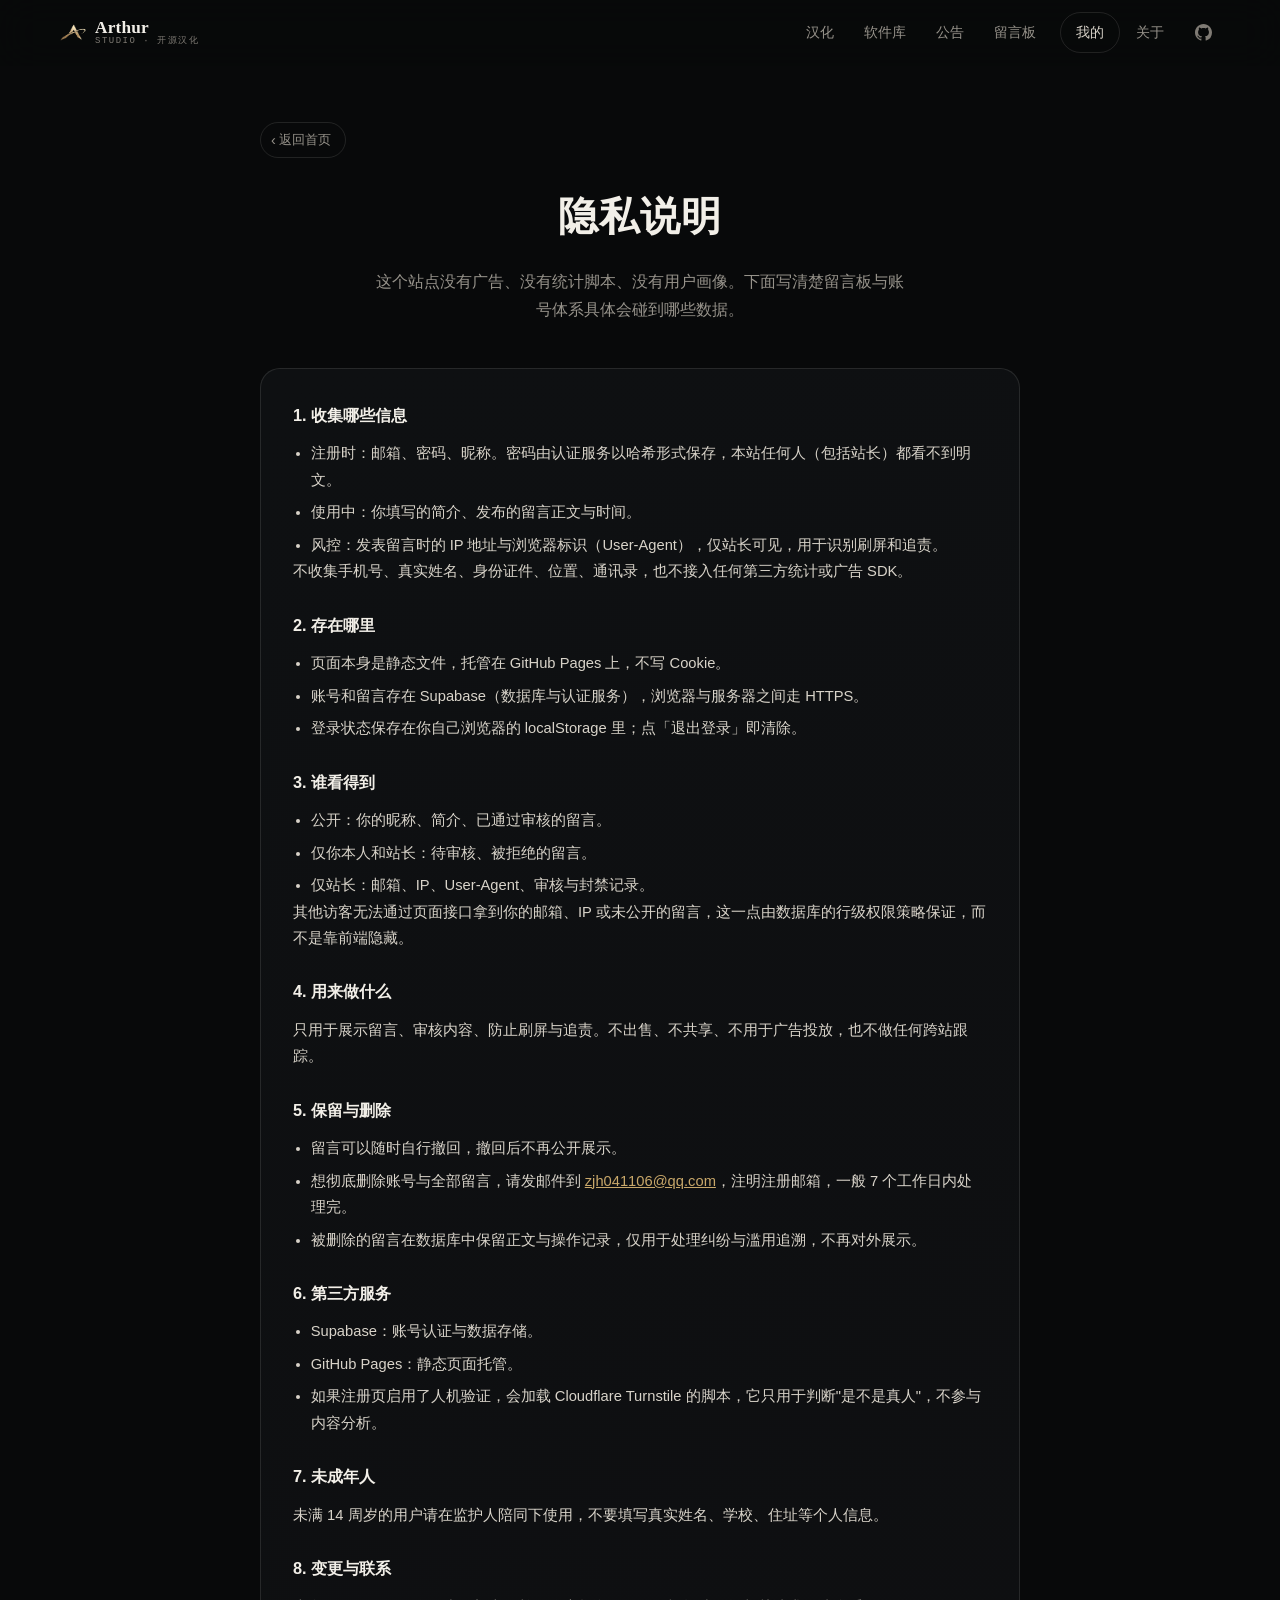
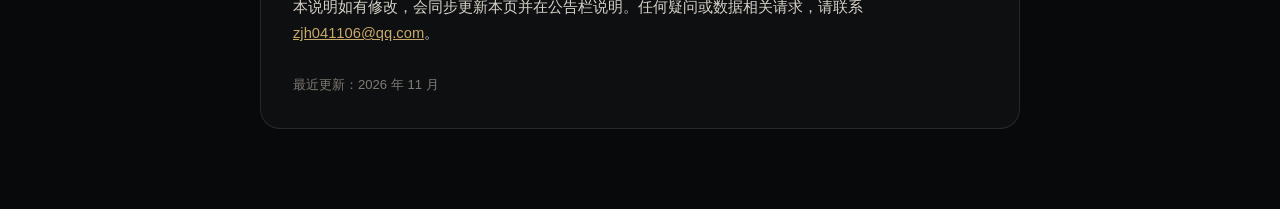
<file: privacy.html>
<!DOCTYPE html>
<html lang="zh-CN">
<head>
  <meta charset="UTF-8">
  <meta name="viewport" content="width=device-width, initial-scale=1.0">
  <title>Arthur 工作室 - 隐私说明</title>
  <meta name="description" content="Arthur 工作室留言板与账号体系收集哪些信息、存在哪里、如何删除。">
  <meta name="theme-color" content="#08090a">
  <link rel="icon" href="logo-mark.png">
  <link rel="stylesheet" href="subpage.css">
  <link rel="stylesheet" href="guestbook.css">
</head>

<body>

  <nav class="globalnav" id="globalnav" aria-label="主导航">
    <div class="nav-inner">
      <a class="nav-brand" href="index.html" aria-label="Arthur 工作室首页">
        <img src="logo-mark.png" alt="" width="25" height="25">
        <span class="nav-brand-name">
          <strong>Arthur</strong>
          <small>Studio · 开源汉化</small>
        </span>
      </a>

      <div class="nav-links">
        <a class="nav-link" href="index.html#hanhua">汉化</a>
        <a class="nav-link" href="softlib.html">软件库</a>
        <a class="nav-link" href="notice.html">公告</a>
        <a class="nav-link" href="index.html#liuyan">留言板</a>
        <a class="nav-link nav-account" href="account.html">我的</a>
        <a class="nav-link" href="index.html#about">关于</a>
        <a class="nav-gh" href="https://github.com/harvey-music/harvey-music.github.io" target="_blank" rel="noopener" aria-label="GitHub 首页">
          <svg width="17" height="17" viewBox="0 0 16 16" fill="currentColor" aria-hidden="true">
            <path d="M8 0C3.58 0 0 3.58 0 8c0 3.54 2.29 6.53 5.47 7.59.4.07.55-.17.55-.38 0-.19-.01-.82-.01-1.49-2.01.37-2.53-.49-2.69-.94-.09-.23-.48-.94-.82-1.13-.28-.15-.68-.52-.01-.53.63-.01 1.08.58 1.23.82.72 1.21 1.87.87 2.33.66.07-.52.28-.87.51-1.07-1.78-.2-3.64-.89-3.64-3.95 0-.87.31-1.59.82-2.15-.08-.2-.36-1.02.08-2.12 0 0 .67-.21 2.2.82.64-.18 1.32-.27 2-.27s1.36.09 2 .27c1.53-1.04 2.2-.82 2.2-.82.44 1.1.16 1.92.08 2.12.51.56.82 1.27.82 2.15 0 3.07-1.87 3.75-3.65 3.95.29.25.54.73.54 1.48 0 1.07-.01 1.93-.01 2.2 0 .21.15.46.55.38A8.01 8.01 0 0 0 16 8c0-4.42-3.58-8-8-8z"/>
          </svg>
        </a>
      </div>

      <details class="nav-mobile">
        <summary aria-label="打开导航菜单"><span></span><span></span></summary>
        <nav class="nav-mobile-panel" aria-label="移动端导航">
          <a href="index.html#hanhua">汉化 <span>01</span></a>
          <a href="softlib.html">软件库 <span>02</span></a>
          <a href="notice.html">公告 <span>03</span></a>
          <a href="index.html#liuyan">留言板 <span>04</span></a>
          <a href="account.html">我的 <span>05</span></a>
          <a href="index.html#about">关于 <span>06</span></a>
          <a href="https://github.com/harvey-music/harvey-music.github.io" target="_blank" rel="noopener">GitHub <span>↗</span></a>
        </nav>
      </details>
    </div>
  </nav>

  <div class="page">

    <a class="page-back" href="index.html"><span class="chev-l" aria-hidden="true">‹</span> 返回首页</a>

    <header class="hero">
      <h1>隐私说明</h1>
      <p>这个站点没有广告、没有统计脚本、没有用户画像。下面写清楚留言板与账号体系具体会碰到哪些数据。</p>
    </header>

    <section class="panel doc">
      <h2>1. 收集哪些信息</h2>
      <ul>
        <li>注册时：邮箱、密码、昵称。密码由认证服务以哈希形式保存，本站任何人（包括站长）都看不到明文。</li>
        <li>使用中：你填写的简介、发布的留言正文与时间。</li>
        <li>风控：发表留言时的 IP 地址与浏览器标识（User-Agent），仅站长可见，用于识别刷屏和追责。</li>
      </ul>
      <p>不收集手机号、真实姓名、身份证件、位置、通讯录，也不接入任何第三方统计或广告 SDK。</p>

      <h2>2. 存在哪里</h2>
      <ul>
        <li>页面本身是静态文件，托管在 GitHub Pages 上，不写 Cookie。</li>
        <li>账号和留言存在 Supabase（数据库与认证服务），浏览器与服务器之间走 HTTPS。</li>
        <li>登录状态保存在你自己浏览器的 localStorage 里；点「退出登录」即清除。</li>
      </ul>

      <h2>3. 谁看得到</h2>
      <ul>
        <li>公开：你的昵称、简介、已通过审核的留言。</li>
        <li>仅你本人和站长：待审核、被拒绝的留言。</li>
        <li>仅站长：邮箱、IP、User-Agent、审核与封禁记录。</li>
      </ul>
      <p>其他访客无法通过页面接口拿到你的邮箱、IP 或未公开的留言，这一点由数据库的行级权限策略保证，而不是靠前端隐藏。</p>

      <h2>4. 用来做什么</h2>
      <p>只用于展示留言、审核内容、防止刷屏与追责。不出售、不共享、不用于广告投放，也不做任何跨站跟踪。</p>

      <h2>5. 保留与删除</h2>
      <ul>
        <li>留言可以随时自行撤回，撤回后不再公开展示。</li>
        <li>想彻底删除账号与全部留言，请发邮件到 <a href="mailto:zjh041106@qq.com">zjh041106@qq.com</a>，注明注册邮箱，一般 7 个工作日内处理完。</li>
        <li>被删除的留言在数据库中保留正文与操作记录，仅用于处理纠纷与滥用追溯，不再对外展示。</li>
      </ul>

      <h2>6. 第三方服务</h2>
      <ul>
        <li>Supabase：账号认证与数据存储。</li>
        <li>GitHub Pages：静态页面托管。</li>
        <li>如果注册页启用了人机验证，会加载 Cloudflare Turnstile 的脚本，它只用于判断"是不是真人"，不参与内容分析。</li>
      </ul>

      <h2>7. 未成年人</h2>
      <p>未满 14 周岁的用户请在监护人陪同下使用，不要填写真实姓名、学校、住址等个人信息。</p>

      <h2>8. 变更与联系</h2>
      <p>本说明如有修改，会同步更新本页并在公告栏说明。任何疑问或数据相关请求，请联系 <a href="mailto:zjh041106@qq.com">zjh041106@qq.com</a>。</p>

      <p style="margin-top:26px;color:var(--text-faint);font-size:0.82rem">最近更新：2026 年 11 月</p>
    </section>

  </div>

  <script>
    (function () {
      var nav = document.getElementById('globalnav');
      if (!nav) return;
      function onScroll() { nav.classList.toggle('is-stuck', window.scrollY > 4); }
      window.addEventListener('scroll', onScroll, { passive: true });
      onScroll();

      /* 移动端导航：点链接或点空白处收起，Esc 关闭 */
      var mobileNav = document.querySelector('.nav-mobile');
      if (mobileNav) {
        mobileNav.querySelectorAll('a').forEach(function (a) {
          a.addEventListener('click', function () { mobileNav.open = false; });
        });
        document.addEventListener('click', function (e) {
          if (mobileNav.open && !mobileNav.contains(e.target)) mobileNav.open = false;
        });
        document.addEventListener('keydown', function (e) {
          if (e.key === 'Escape') mobileNav.open = false;
        });
      }
    })();
  </script>
</body>
</html>
</file>
<file: subpage.css>
/* ============================================================
   账号页 / 站长后台 / 隐私说明 三个新页面的外壳样式
   —— 调色板与首页 :root 完全一致，导航与公告页同款；
   —— 首页不引用本文件，避免动到已有外观。
   ============================================================ */

* { margin: 0; padding: 0; box-sizing: border-box; }

:root {
  --bg: #08090a;
  --bg-soft: #0e0f11;
  --bg-deep: #060708;
  --surface: #0e1012;
  --surface-2: #131519;
  --surface-3: #191b1f;
  --line: rgba(244, 241, 234, 0.11);
  --line-soft: rgba(244, 241, 234, 0.07);
  --line-strong: rgba(244, 241, 234, 0.2);
  --ink: #f2efe8;
  --ink-soft: #d8d3c9;
  --body: #b4b0a7;
  --muted: #96928a;
  --faint: #7f7b74;
  --ghost: #7d7972;

  --gold: #c9a86a;
  --gold-bright: #e0c28d;
  --gold-line: rgba(201, 168, 106, 0.42);
  --gold-line-strong: rgba(201, 168, 106, 0.68);
  --gold-wash: rgba(201, 168, 106, 0.09);
  --gold-wash-soft: rgba(201, 168, 106, 0.055);
  --gold-shadow: rgba(201, 168, 106, 0.2);
  --gold-edge: #715b32;

  /* Legacy aliases used by shared JS/CSS */
  --card: #0e1012;
  --card-sel: #1b1914;
  --text: #f2efe8;
  --text-dim: #d8d3c9;
  --text-mute: #96928a;
  --text-faint: #7f7b74;
  --text-ghost: #7d7972;
  --accent: #c9a86a;
  --accent-hover: #e0c28d;
  --accent-line: rgba(201, 168, 106, 0.42);
  --accent-line-strong: rgba(201, 168, 106, 0.68);
  --accent-dot: rgba(201, 168, 106, 0.6);
  --accent-glow: rgba(201, 168, 106, 0.14);
  --accent-grad: linear-gradient(180deg, #f7f3ea, #ded8ca);
  --accent-grad-hover: linear-gradient(180deg, #fffdf7, #ece6d9);
  --on-accent: #111214;
  --paper: #f2efe8;
  --on-paper: #111214;

  --warn: #e8b45d;
  --warn-hover: #f5ca7e;
  --warn-wash: rgba(232, 180, 93, 0.08);
  --warn-line: rgba(232, 180, 93, 0.34);
  --danger: #ee9c8c;

  --font-sans: "SF Pro Display", "SF Pro Text", -apple-system, BlinkMacSystemFont,
    "Segoe UI", "PingFang SC", "Hiragino Sans GB", "Microsoft YaHei", sans-serif;
  --font-serif: "Iowan Old Style", "Baskerville", "Times New Roman",
    "Songti SC", "STSong", serif;
  --font-mono: "SFMono-Regular", "Cascadia Code", "Roboto Mono", Consolas,
    "Liberation Mono", monospace;

  --nav-h: 66px;
  --chap-h: 52px;
  --wrap: min(1180px, calc(100% - 48px));
  --ease: cubic-bezier(0.22, 0.61, 0.36, 1);
  --radius-lg: 24px;
  --radius-md: 16px;
  --radius-sm: 10px;
}

a { color: var(--accent); }

@view-transition { navigation: auto; }

.globalnav { view-transition-name: site-nav; }

::view-transition-old(root),
::view-transition-new(root) {
  animation-duration: 0.24s;
  animation-timing-function: cubic-bezier(0.33, 0, 0.2, 1);
}

::view-transition-old(site-nav),
::view-transition-new(site-nav) { animation: none; }

@supports not (view-transition-name: none) {
  body { animation: page-fade-in 0.26s ease-out both; }
}

@keyframes page-fade-in {
  from { opacity: 0; }
  to { opacity: 1; }
}

html { scroll-behavior: smooth; }

body {
  min-height: 100vh;
  background: var(--bg);
  color: var(--text);
  font-family: var(--font-sans);
  line-height: 1.8;
}

/* ---------- 顶部导航：与公告页同一套 ---------- */
.globalnav {
  position: sticky;
  top: 0;
  z-index: 60;
  height: var(--nav-h);
  background: rgba(8, 9, 10, 0.78);
  -webkit-backdrop-filter: saturate(160%) blur(22px);
  backdrop-filter: saturate(160%) blur(22px);
  border-bottom: 1px solid transparent;
  transition: border-color 0.25s, background 0.25s;
}

.globalnav.is-stuck {
  background: rgba(8, 9, 10, 0.92);
  border-bottom-color: var(--line-soft);
}

.nav-inner {
  display: flex;
  align-items: center;
  gap: 30px;
  width: min(1160px, 92%);
  height: 100%;
  margin-inline: auto;
}

.nav-brand {
  display: inline-flex;
  align-items: center;
  gap: 9px;
  color: var(--text);
  font-size: 0.95rem;
  font-weight: 700;
  text-decoration: none;
  white-space: nowrap;
  flex: 0 0 auto;
}

.nav-brand img { width: 26px; height: 26px; object-fit: contain; }

.nav-links {
  display: flex;
  align-items: center;
  gap: 2px;
  margin-left: auto;
  min-width: 0;
  overflow-x: auto;          /* 窄屏放不下时可横向滑动，不会把整页撑宽 */
  scrollbar-width: none;
}

.nav-links::-webkit-scrollbar { display: none; }

.nav-link {
  padding: 7px 14px;
  border-radius: 999px;
  color: var(--text-mute);
  font-size: 0.9rem;
  text-decoration: none;
  white-space: nowrap;
  transition: color 0.2s, background 0.2s, transform 0.16s;
}

.nav-link:hover { color: var(--text); background: rgba(255, 255, 255, 0.05); }

.nav-link.is-active { color: var(--accent); background: var(--gold-wash); }

.nav-link:active { transform: scale(0.96); }

.nav-brand-name {
  display: grid;
  gap: 1px;
  line-height: 1;
}

.nav-brand-name strong {
  font-family: var(--font-serif);
  font-size: 1.08rem;
  font-weight: 600;
  letter-spacing: 0.01em;
}

.nav-brand-name small {
  color: var(--faint);
  font-family: var(--font-mono);
  font-size: 0.56rem;
  font-weight: 500;
  letter-spacing: 0.17em;
  text-transform: uppercase;
}

.nav-account {
  margin-left: 8px;
  padding-inline: 15px;
  border: 1px solid var(--line);
  color: var(--ink-soft);
}

.nav-account:hover {
  border-color: var(--line-strong);
  background: transparent;
}

.nav-gh {
  display: inline-flex;
  align-items: center;
  justify-content: center;
  width: 34px;
  height: 34px;
  margin-left: 6px;
  border-radius: 50%;
  color: var(--faint);
  text-decoration: none;
  transition: color 0.2s, background 0.2s;
}

.nav-gh:hover {
  color: var(--ink);
  background: rgba(244, 241, 234, 0.06);
}

/* CSS-only mobile menu；点链接 / 点空白 / Esc 关闭由各页内联脚本处理 */
.nav-mobile {
  display: none;
  position: relative;
  margin-left: auto;
}

.nav-mobile summary {
  display: grid;
  place-content: center;
  width: 42px;
  height: 42px;
  border: 1px solid var(--line);
  border-radius: 50%;
  color: var(--ink);
  cursor: pointer;
  list-style: none;
}

.nav-mobile summary::-webkit-details-marker {
  display: none;
}

.nav-mobile summary span {
  display: block;
  width: 17px;
  height: 1px;
  margin: 3px auto;
  background: currentColor;
  transition: transform 0.2s;
}

.nav-mobile[open] summary span:first-child {
  transform: translateY(3.5px) rotate(45deg);
}

.nav-mobile[open] summary span:last-child {
  transform: translateY(-3.5px) rotate(-45deg);
}

.nav-mobile-panel {
  position: absolute;
  top: calc(100% + 12px);
  right: 0;
  width: min(286px, calc(100vw - 32px));
  padding: 8px;
  border: 1px solid var(--line);
  border-radius: 16px;
  background: var(--surface-2);
  box-shadow: 0 28px 64px rgba(0, 0, 0, 0.55);
}

.nav-mobile-panel a {
  display: flex;
  align-items: center;
  justify-content: space-between;
  gap: 16px;
  padding: 13px 12px;
  border-bottom: 1px solid var(--line-soft);
  color: var(--ink-soft);
  font-size: 0.9rem;
  text-decoration: none;
}

.nav-mobile-panel a:last-child {
  border-bottom: 0;
}

.nav-mobile-panel a span {
  color: var(--faint);
  font-family: var(--font-mono);
  font-size: 0.63rem;
  letter-spacing: 0.1em;
}

.nav-mobile-panel a:hover {
  color: var(--gold-bright);
}

@media (max-width: 640px) {
  :root { --nav-h: 60px; }
  .nav-inner { gap: 10px; }
  .nav-brand { font-size: 0.86rem; gap: 7px; }
  .nav-brand img { width: 22px; height: 22px; }
  .nav-link { padding: 6px 8px; font-size: 0.82rem; }
  .nav-links { display: none; }
  .nav-mobile { display: block; }
}

[id] { scroll-margin-top: calc(var(--nav-h) + 16px); }

/* ---------- 页面主体 ---------- */
.page { width: min(760px, 92%); margin: 56px auto 80px; }
.page--wide { width: min(1040px, 94%); }

/* 返回入口：与公告页同款胶囊 */
.page-back {
  display: inline-flex;
  align-items: center;
  gap: 3px;
  margin-bottom: 22px;
  padding: 5px 14px 5px 10px;
  border: 1px solid var(--line);
  border-radius: 999px;
  color: var(--text-mute);
  font-size: 0.82rem;
  text-decoration: none;
  transition: color 0.2s, border-color 0.2s, background 0.2s, transform 0.16s;
}

.page-back:hover {
  color: var(--accent);
  border-color: var(--accent-line);
  background: var(--gold-wash);
}

.page-back:active { transform: scale(0.96); }
.page-back .chev-l { font-size: 1.1em; line-height: 1; transform: translateY(-0.5px); }

/* ---------- 欢迎区 ---------- */
.hero { text-align: center; margin-bottom: 44px; }
.hero h1 { font-size: clamp(1.75rem, 4.5vw, 2.5rem); letter-spacing: 1px; margin-bottom: 16px; }
.hero p { color: var(--text-mute); font-size: 0.98rem; max-width: 34em; margin: 0 auto; text-wrap: pretty; }

/* ---------- 面板 ---------- */
.panel {
  padding: clamp(20px, 3vw, 32px);
  border: 1px solid var(--line);
  border-radius: 20px;
  background: linear-gradient(160deg, var(--card) 0%, var(--bg-soft) 100%);
}

.panel + .panel { margin-top: 18px; }
.panel[hidden] { display: none; }

.panel-sub {
  margin: 28px 0 14px;
  padding-top: 22px;
  border-top: 1px solid var(--line-soft);
  font-size: 1rem;
  font-weight: 700;
}

/* ---------- 标签页 ---------- */
.tabs {
  display: flex;
  gap: 6px;
  margin-bottom: 22px;
  padding: 4px;
  border: 1px solid var(--line);
  border-radius: 999px;
  background: var(--bg-soft);
}

.tab {
  flex: 1;
  padding: 8px 16px;
  border: 0;
  border-radius: 999px;
  background: none;
  color: var(--text-mute);
  font: inherit;
  font-size: 0.9rem;
  cursor: pointer;
  transition: color 0.2s, background 0.2s;
}

.tab:hover { color: var(--text); }
.tab.is-active { background: var(--gold-wash); color: var(--accent); }

/* ---------- 表单 ---------- */
.form { display: grid; gap: 16px; }
.form[hidden] { display: none; }

.field { display: grid; gap: 7px; }
.field > span { color: var(--text-dim); font-size: 0.86rem; }

.field input,
.field textarea {
  width: 100%;
  padding: 11px 14px;
  border: 1px solid var(--line-strong);
  border-radius: 12px;
  background: var(--bg-soft);
  color: var(--text);
  font: inherit;
  font-size: 0.94rem;
  transition: border-color 0.2s, box-shadow 0.2s;
}

.field input:focus,
.field textarea:focus {
  outline: none;
  border-color: var(--accent-line-strong);
  box-shadow: 0 0 0 3px var(--accent-glow);
}

.field input::placeholder,
.field textarea::placeholder { color: var(--text-ghost); }

.field textarea { resize: vertical; line-height: 1.7; }

.form .btn { justify-self: start; }
.form-hint { color: var(--text-faint); font-size: 0.8rem; line-height: 1.7; }

.form-msg { margin-top: 14px; color: var(--text-mute); font-size: 0.86rem; }
.form-msg:empty { display: none; }
.form-msg.is-ok { color: var(--accent); }
.form-msg.is-error { color: var(--danger); }

/* ---------- 站长两步验证：二维码 ---------- */
/* Supabase 返回的 qr_code 是一段 SVG，前端转成 data URI 塞进 <img>，
   所以这里只需要一块白底把二维码衬出来。 */
.mfa-qr { margin: 16px 0 10px; }
.mfa-qr img {
  display: block;
  width: 180px;
  height: 180px;
  padding: 10px;
  border-radius: 12px;
  background: #fff;
}
.mfa-qr img:not([src]) { visibility: hidden; }

/* ---------- 资料头 ---------- */
.profile-head { display: flex; align-items: center; gap: 16px; flex-wrap: wrap; }
.profile-head h2 { font-size: 1.25rem; letter-spacing: 0.01em; }
.profile-meta { color: var(--text-faint); font-size: 0.82rem; }
.profile-head .btn { margin-left: auto; }

/* ---------- 按钮（与首页 .btn 同一套） ---------- */
.btn {
  display: inline-flex;
  align-items: center;
  justify-content: center;
  gap: 8px;
  padding: 11px 24px;
  border-radius: 999px;
  border: 1px solid transparent;
  font-size: 0.92rem;
  font-family: inherit;
  text-decoration: none;
  cursor: pointer;
  transition: background 0.2s, border-color 0.2s, color 0.2s, transform 0.2s, box-shadow 0.2s;
}

.btn-primary { background: var(--accent-grad); color: var(--on-accent); font-weight: 600; }

.btn-primary:hover {
  background: var(--accent-grad-hover);
  transform: translateY(-1px);
  box-shadow: 0 10px 26px var(--gold-shadow);
}

.btn-ghost { border-color: var(--accent-line); color: var(--accent); }
.btn-ghost:hover { border-color: var(--accent-line-strong); background: var(--gold-wash); }
.btn--danger { border-color: rgba(255, 156, 138, 0.45); color: var(--danger); }
.btn--danger:hover { background: rgba(255, 156, 138, 0.08); }
.btn--sm { padding: 5px 14px; font-size: 0.82rem; }
.btn:active { transform: scale(0.97); }
.btn:disabled { opacity: 0.55; cursor: default; transform: none; box-shadow: none; }

/* ---------- 等待态：按钮里转圈 + 文案，避免"点了没反应" ---------- */
.btn.is-loading,
.gb-act.is-loading { pointer-events: none; }

.btn.is-loading::before,
.gb-act.is-loading::before {
  content: "";
  display: inline-block;
  width: 0.78em;
  height: 0.78em;
  margin-right: 0.4em;
  border: 2px solid currentColor;
  border-top-color: transparent;
  border-radius: 50%;
  vertical-align: -0.08em;
  animation: btn-spin 0.7s linear infinite;
}

/* 转圈时别被 :disabled 的 0.55 透明度糊掉 */
.btn.is-loading:disabled { opacity: 0.85; }

/* 提交中，表单里的输入框变淡，暗示"先别改" */
.form[aria-busy="true"] .field input,
.form[aria-busy="true"] .field textarea { opacity: 0.55; }

@keyframes btn-spin { to { transform: rotate(360deg); } }

@media (prefers-reduced-motion: reduce) {
  .btn.is-loading::before,
  .gb-act.is-loading::before { animation-duration: 2.4s; }
}

/* ---------- 后台：列表操作区 ---------- */
.adm-actions { display: flex; gap: 8px; flex-wrap: wrap; margin-top: 12px; }
.adm-meta { color: var(--text-faint); font-size: 0.8rem; margin-top: 8px; }
.adm-user { display: flex; align-items: center; gap: 12px; flex-wrap: wrap; padding: 12px 0; border-bottom: 1px solid var(--line-soft); }
.adm-user:last-child { border-bottom: 0; }
.adm-user-main { min-width: 0; flex: 1 1 200px; }
.adm-user-name { font-weight: 600; font-size: 0.92rem; }
.adm-user-sub { color: var(--text-faint); font-size: 0.78rem; }
.adm-tag { padding: 1px 8px; border-radius: 999px; border: 1px solid var(--line-strong); color: var(--text-faint); font-size: 0.72rem; }
.adm-tag--ok { border-color: var(--accent-line); background: var(--gold-wash); color: var(--accent); }
.adm-tag--warn { border-color: var(--warn-line); background: var(--warn-wash); color: var(--warn); }

/* 封号弹窗里的快捷时长按钮 */
.adm-quick { display: flex; flex-wrap: wrap; gap: 8px; }

/* ---------- 后台：重置密码弹窗 ---------- */
.adm-dialog {
  width: min(460px, calc(100vw - 28px));
  padding: 0;
  border: 1px solid var(--line-strong);
  border-radius: 16px;
  background: var(--card);
  color: var(--text);
  box-shadow: 0 24px 60px rgba(0, 0, 0, 0.55);
}
.adm-dialog::backdrop { background: rgba(0, 0, 0, 0.62); }
.adm-dialog-inner { display: grid; gap: 14px; padding: 22px 22px 18px; }
.adm-dialog-inner .panel-title { margin-bottom: 0; }
.adm-dialog-actions { display: flex; justify-content: flex-end; flex-wrap: wrap; gap: 10px; margin-top: 2px; }

/* ---------- 面板小标题 / 文档页 ---------- */
.panel-title { font-size: 1.05rem; font-weight: 700; margin-bottom: 14px; }

.doc h2 { font-size: 1.02rem; font-weight: 700; margin: 26px 0 10px; }
.doc h2:first-child { margin-top: 0; }
.doc p { color: var(--text-dim); font-size: 0.92rem; }
.doc p + p { margin-top: 10px; }
.doc ul { margin: 10px 0 0; padding-left: 1.2em; color: var(--text-dim); font-size: 0.92rem; }
.doc li + li { margin-top: 6px; }
.doc a { color: var(--accent); }

@media (max-width: 560px) {
  .page { margin: 36px auto 56px; }
  .profile-head .btn { margin-left: 0; width: 100%; }
  .form .btn { justify-self: stretch; }
}
</file>
<file: guestbook.css>
/* ============================================================
   留言板 / 账号 / 站长后台：新增组件样式
   —— 只新增 .gb-* 等类名，不改动任何页面原有外观；
   —— 颜色全部取全站变量（index.html 的 :root），换配色仍只改那一处。
   ============================================================ */

/* ---------- 容器 ---------- */
.gb { display: grid; gap: 16px; }

/* 输入区 / 未登录提示：与主推卡同色系，但更轻 */
.gb-composer {
  padding: 18px 20px;
  border: 1px solid var(--line);
  border-radius: 18px;
  background: linear-gradient(160deg, var(--card) 0%, var(--bg-soft) 100%);
}

.gb-tip { color: var(--text-mute); font-size: 0.9rem; }
.gb-tip a { color: var(--accent); text-decoration: none; }
.gb-tip a:hover { text-decoration: underline; }

/* ---------- 输入框 ---------- */
.gb-textarea {
  width: 100%;
  min-height: 104px;
  padding: 13px 15px;
  border: 1px solid var(--line-strong);
  border-radius: 12px;
  background: var(--bg-soft);
  color: var(--text);
  font: inherit;
  font-size: 0.94rem;
  line-height: 1.75;
  resize: vertical;
  transition: border-color 0.2s, box-shadow 0.2s;
}

.gb-textarea::placeholder { color: var(--text-ghost); }

.gb-textarea:focus {
  outline: none;
  border-color: var(--accent-line-strong);
  box-shadow: 0 0 0 3px var(--accent-glow);
}

.gb-submit-row {
  display: flex;
  align-items: center;
  gap: 14px;
  margin-top: 12px;
  flex-wrap: wrap;
}

.gb-submit-row .btn { margin-left: auto; }

.gb-count { color: var(--text-faint); font-size: 0.8rem; font-variant-numeric: tabular-nums; }
.gb-count.is-over { color: var(--danger); }

.gb-hint { color: var(--text-faint); font-size: 0.8rem; }

/* ---------- 状态行 ---------- */
.gb-status {
  padding: 10px 14px;
  border: 1px solid var(--line);
  border-left: 3px solid var(--line-strong);
  border-radius: 10px;
  color: var(--text-mute);
  font-size: 0.86rem;
}

.gb-status[hidden] { display: none; }
.gb-status.is-ok { border-left-color: var(--accent); color: var(--text-dim); background: var(--gold-wash); }
.gb-status.is-error { border-left-color: var(--danger); color: var(--danger); background: rgba(255, 156, 138, 0.07); }

/* ---------- 列表 ---------- */
.gb-list { list-style: none; display: grid; gap: 12px; margin: 0; padding: 0; }

.gb-item {
  display: grid;
  grid-template-columns: 40px minmax(0, 1fr);
  gap: 14px;
  padding: 16px 18px;
  border: 1px solid var(--line);
  border-radius: 16px;
  background: var(--card);
}

/* 自己的留言（含待审）单独描金边，一眼能认出来 */
.gb-item.is-own {
  border-color: var(--accent-line);
  background: linear-gradient(160deg, var(--card-sel) 0%, var(--card) 100%);
}

/* 头像占位：首字 + 昵称哈希出来的色相，不存图、不占带宽 */
.gb-avatar {
  display: inline-flex;
  align-items: center;
  justify-content: center;
  width: 40px;
  height: 40px;
  border-radius: 50%;
  background: hsl(var(--gb-hue, 42) 26% 23%);
  color: hsl(var(--gb-hue, 42) 60% 76%);
  font-size: 1rem;
  font-weight: 700;
  line-height: 1;
  user-select: none;
  flex: none;
}

.gb-avatar--lg { width: 56px; height: 56px; font-size: 1.35rem; }

.gb-item-body { min-width: 0; }

.gb-item-head { display: flex; align-items: baseline; gap: 10px; flex-wrap: wrap; }
.gb-name { font-weight: 600; font-size: 0.92rem; color: var(--text); }
.gb-time { color: var(--text-ghost); font-size: 0.78rem; font-variant-numeric: tabular-nums; }

.gb-badge {
  padding: 1px 8px;
  border-radius: 999px;
  border: 1px solid var(--warn-line);
  background: var(--warn-wash);
  color: var(--warn);
  font-size: 0.72rem;
  line-height: 1.7;
}

.gb-badge--mine { border-color: var(--accent-line); background: var(--gold-wash); color: var(--accent); }
.gb-badge--gone { border-color: var(--line-strong); background: transparent; color: var(--text-faint); }

.gb-text {
  margin-top: 8px;
  color: var(--text-dim);
  font-size: 0.92rem;
  white-space: pre-wrap;    /* 保留用户自己敲的换行 */
  overflow-wrap: anywhere;  /* 超长串不撑破卡片 */
}

.gb-act {
  margin-top: 10px;
  padding: 0;
  border: 0;
  background: none;
  color: var(--text-faint);
  font: inherit;
  font-size: 0.8rem;
  cursor: pointer;
  transition: color 0.2s;
}

.gb-act:hover { color: var(--danger); }

/* ---------- 加载更多 / 空状态 ---------- */
.gb-more-wrap { display: flex; justify-content: center; }
.gb-empty { padding: 28px 0; text-align: center; color: var(--text-faint); font-size: 0.88rem; }

@media (max-width: 560px) {
  .gb-item { grid-template-columns: 34px minmax(0, 1fr); gap: 11px; padding: 14px; }
  .gb-avatar { width: 34px; height: 34px; font-size: 0.9rem; }
}
</file>
